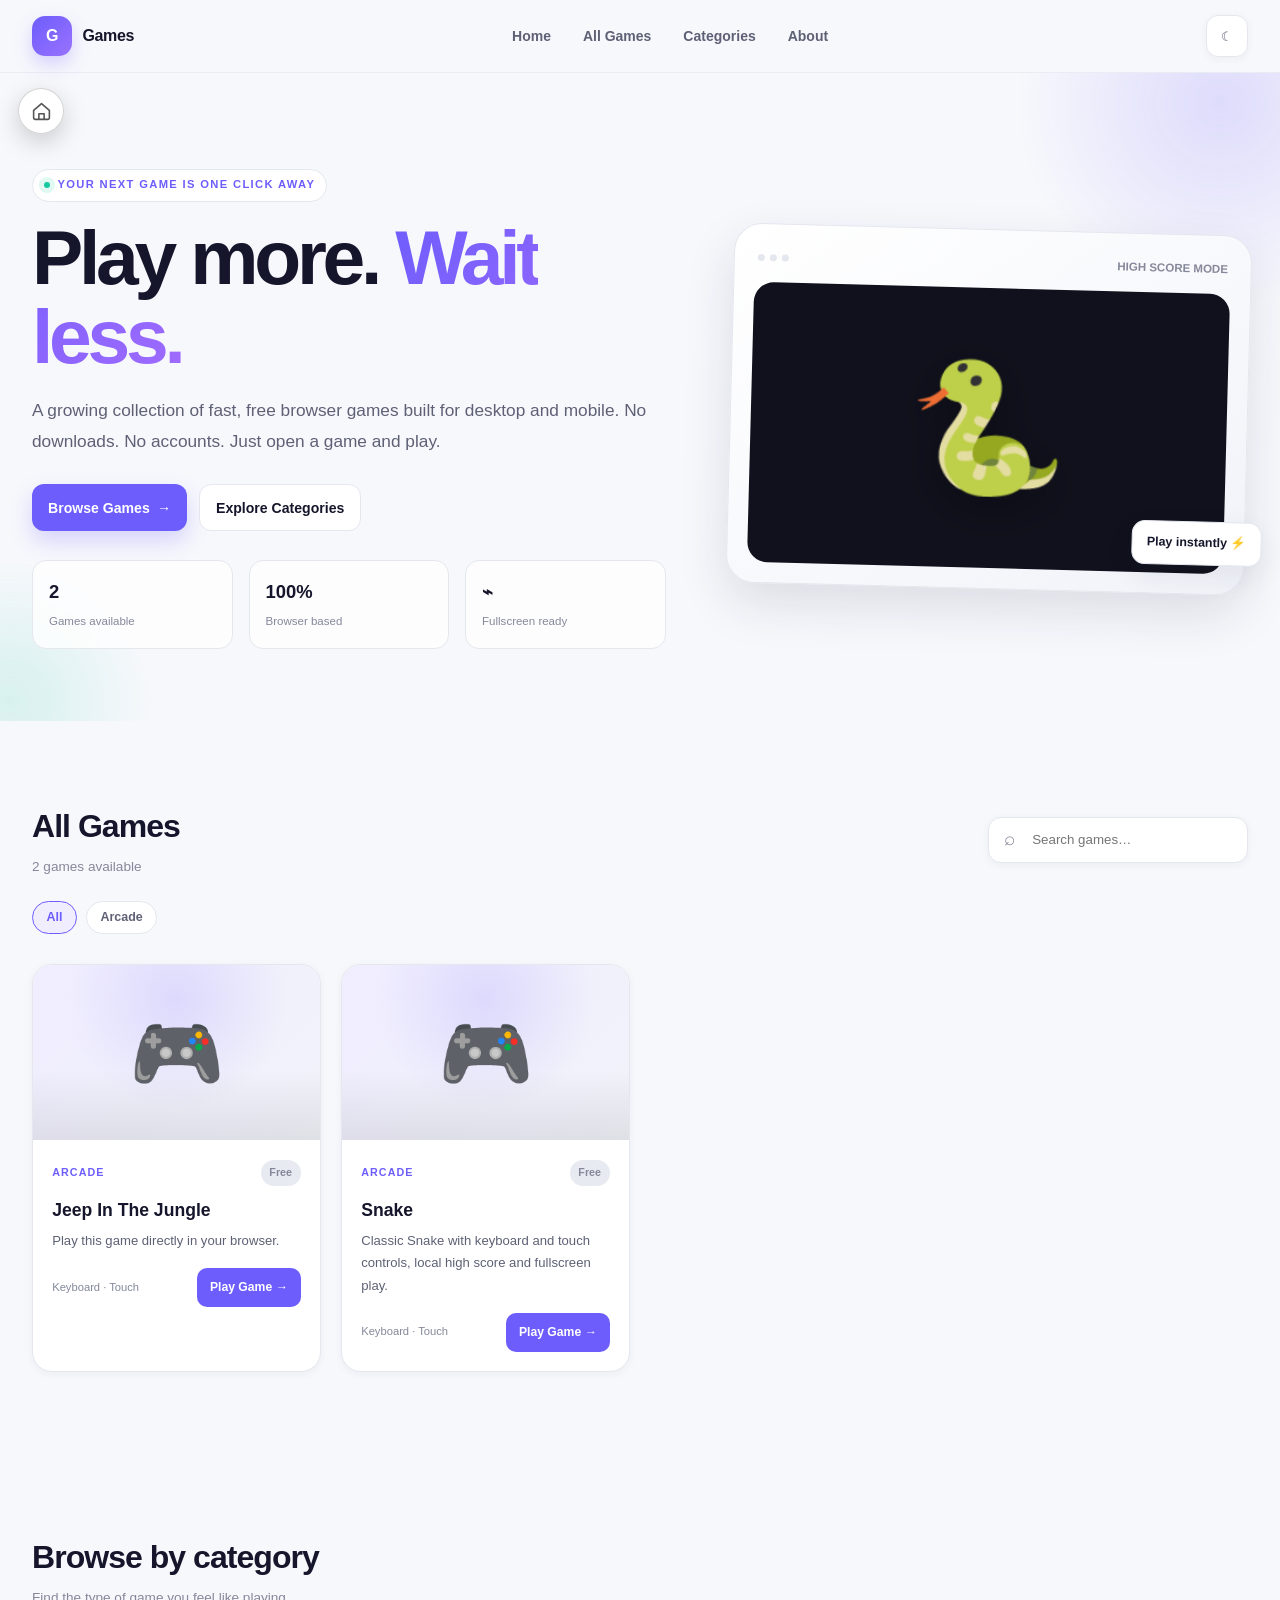
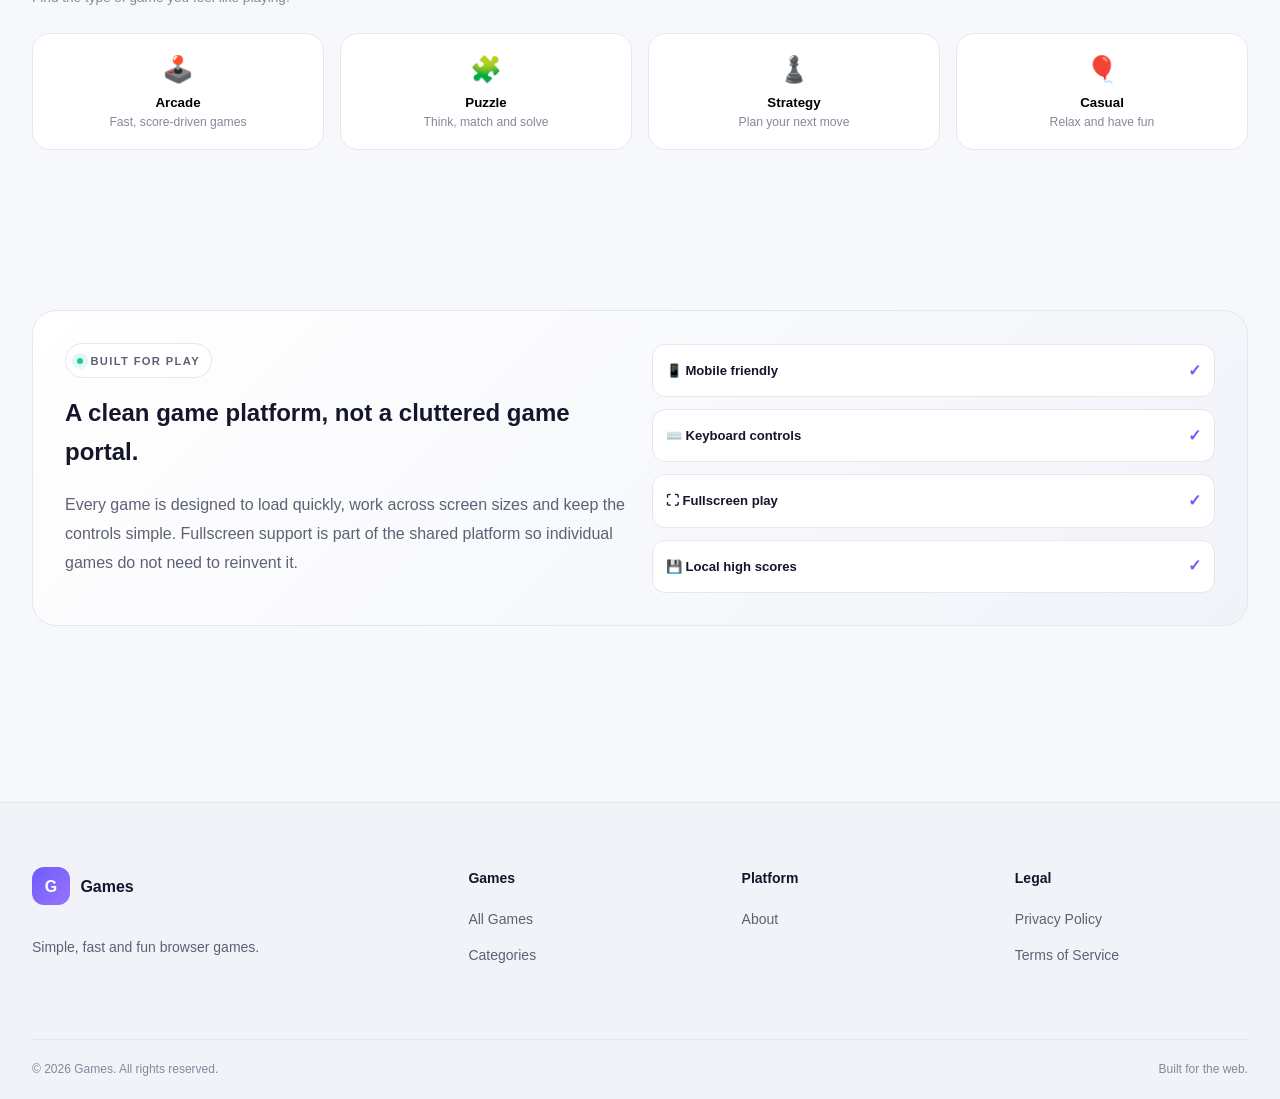
<file: index.html>
<!DOCTYPE html><html lang="en"><head><meta charset="UTF-8"><meta name="viewport" content="width=device-width,initial-scale=1"><title>Games — Play Free Browser Games</title><meta name="description" content="Play free browser games instantly. Discover arcade, puzzle, strategy and casual games with responsive controls and fullscreen support."><meta name="theme-color" content="#6d5dfc"><link rel="stylesheet" href="assets/css/variables.css"><link rel="stylesheet" href="assets/css/global.css"><link rel="stylesheet" href="assets/css/header.css"><link rel="stylesheet" href="assets/css/footer.css"><style>
.hero{position:relative;overflow:hidden;padding:6rem 0 4.5rem}.hero:before,.hero:after{content:"";position:absolute;border-radius:50%;filter:blur(2px);pointer-events:none}.hero:before{width:420px;height:420px;right:-150px;top:-180px;background:radial-gradient(circle,color-mix(in srgb,var(--brand-primary) 18%,transparent),transparent 68%)}.hero:after{width:300px;height:300px;left:-140px;bottom:-130px;background:radial-gradient(circle,color-mix(in srgb,var(--brand-accent) 14%,transparent),transparent 68%)}.hero-inner{position:relative;z-index:1;display:grid;grid-template-columns:1.1fr .9fr;align-items:center;gap:4rem}.eyebrow{display:inline-flex;align-items:center;gap:.45rem;margin:0 0 1rem;padding:.4rem .7rem;border:1px solid var(--border-color);border-radius:999px;background:var(--bg-surface);color:var(--brand-primary);font-size:.7rem;font-weight:800;letter-spacing:.12em}.eyebrow:before{content:"";width:6px;height:6px;border-radius:50%;background:var(--brand-accent);box-shadow:0 0 0 5px color-mix(in srgb,var(--brand-accent) 13%,transparent)}.hero h1{max-width:720px;margin:0 0 1.2rem;font-size:clamp(2.7rem,6vw,5.1rem);line-height:1.03;letter-spacing:-.055em}.hero h1 span{background:linear-gradient(135deg,var(--brand-primary),#a16bff);-webkit-background-clip:text;background-clip:text;color:transparent}.hero-copy{max-width:650px;margin:0;color:var(--text-secondary);font-size:1.08rem;line-height:1.8}.hero-actions{display:flex;flex-wrap:wrap;gap:.75rem;margin-top:1.7rem}.btn{display:inline-flex;align-items:center;justify-content:center;gap:.45rem;min-height:46px;padding:.7rem 1rem;border-radius:12px;font-size:.88rem;font-weight:700;transition:transform var(--transition-fast),box-shadow var(--transition-fast),background var(--transition-fast)}.btn-primary{background:var(--brand-primary);color:#fff;box-shadow:0 10px 22px color-mix(in srgb,var(--brand-primary) 24%,transparent)}.btn-primary:hover{background:var(--brand-primary-hover);color:#fff;transform:translateY(-2px)}.btn-secondary{border:1px solid var(--border-color);background:var(--bg-surface);color:var(--text-primary)}.btn-secondary:hover{border-color:var(--border-color-hover);transform:translateY(-2px)}.hero-preview{position:relative;min-height:360px;border:1px solid var(--border-color);border-radius:28px;background:linear-gradient(145deg,var(--bg-surface),var(--bg-surface-secondary));box-shadow:var(--shadow-lg);padding:1.25rem;transform:rotate(1.5deg)}.preview-top{display:flex;justify-content:space-between;align-items:center;padding:.25rem .2rem 1rem}.dots{display:flex;gap:.3rem}.dots i{width:7px;height:7px;border-radius:50%;background:var(--border-color)}.preview-score{font-size:.72rem;color:var(--text-muted);font-weight:700}.preview-board{height:280px;border-radius:20px;background:#10111c;display:flex;align-items:center;justify-content:center;overflow:hidden}.preview-board span{font-size:8rem;filter:drop-shadow(0 12px 20px rgba(0,0,0,.3));animation:float 3s ease-in-out infinite}@keyframes float{50%{transform:translateY(-10px) rotate(-3deg)}}.preview-label{position:absolute;right:-18px;bottom:28px;padding:.7rem .9rem;border:1px solid var(--border-color);border-radius:13px;background:var(--bg-surface);box-shadow:var(--shadow-md);font-size:.78rem;font-weight:800}.stats{display:grid;grid-template-columns:repeat(3,1fr);gap:1rem;margin-top:1.8rem}.stat{padding:1rem;border:1px solid var(--border-color);border-radius:14px;background:color-mix(in srgb,var(--bg-surface) 80%,transparent)}.stat strong{display:block;font-size:1.15rem}.stat span{color:var(--text-muted);font-size:.72rem}.toolbar{display:flex;align-items:center;justify-content:space-between;gap:1rem;margin-bottom:1.4rem}.section-title h2{margin:0;font-size:clamp(1.55rem,3vw,2rem);letter-spacing:-.03em}.section-title p{margin:.25rem 0 0;color:var(--text-muted);font-size:.85rem}.search{position:relative;min-width:260px}.search input{width:100%;height:46px;padding:0 1rem 0 2.7rem;border:1px solid var(--border-color);border-radius:13px;background:var(--bg-surface);color:var(--text-primary);outline:none;box-shadow:var(--shadow-sm)}.search input:focus{border-color:var(--brand-primary);box-shadow:0 0 0 4px color-mix(in srgb,var(--brand-primary) 12%,transparent)}.search:before{content:"⌕";position:absolute;left:1rem;top:50%;transform:translateY(-52%);font-size:1.2rem;color:var(--text-muted);z-index:1}.chips{display:flex;gap:.55rem;overflow:auto;padding-bottom:.4rem;margin-bottom:1.5rem;scrollbar-width:none}.chips::-webkit-scrollbar{display:none}.chip{flex:0 0 auto;padding:.55rem .85rem;border:1px solid var(--border-color);border-radius:999px;background:var(--bg-surface);color:var(--text-secondary);font-size:.78rem;font-weight:700}.chip:hover,.chip.active{border-color:var(--brand-primary);background:var(--brand-primary-light);color:var(--brand-primary)}.games-grid{display:grid;grid-template-columns:repeat(auto-fill,minmax(255px,1fr));gap:1.25rem}.game-card{overflow:hidden;display:flex;flex-direction:column;border:1px solid var(--border-color);border-radius:20px;background:var(--bg-surface);box-shadow:var(--shadow-sm);transition:transform var(--transition-normal),box-shadow var(--transition-normal),border-color var(--transition-normal)}.game-card:hover{transform:translateY(-6px);box-shadow:var(--shadow-lg);border-color:var(--border-color-hover)}.game-art{position:relative;height:175px;display:flex;align-items:center;justify-content:center;background:radial-gradient(circle at 50% 20%,color-mix(in srgb,var(--brand-primary) 15%,transparent),transparent 55%),linear-gradient(135deg,var(--brand-primary-light),var(--bg-surface-secondary));font-size:4.8rem}.game-art:after{content:"";position:absolute;inset:0;background:linear-gradient(180deg,transparent 60%,rgba(0,0,0,.08))}.game-content{display:flex;flex:1;flex-direction:column;padding:1.2rem}.game-meta,.game-footer{display:flex;align-items:center;justify-content:space-between;gap:.6rem}.game-meta{margin-bottom:.65rem}.game-category{color:var(--brand-primary);font-size:.67rem;font-weight:900;letter-spacing:.1em;text-transform:uppercase}.game-badge{padding:.28rem .55rem;border-radius:999px;background:var(--bg-surface-tertiary);color:var(--text-muted);font-size:.67rem;font-weight:800}.game-card h3{margin:0 0 .35rem;font-size:1.1rem}.game-card p{margin:0 0 1rem;color:var(--text-secondary);font-size:.82rem;line-height:1.7}.game-controls{color:var(--text-muted);font-size:.7rem}.play-button{display:inline-flex;align-items:center;gap:.35rem;padding:.62rem .82rem;border-radius:10px;background:var(--brand-primary);color:#fff;font-size:.76rem;font-weight:800}.play-button:hover{background:var(--brand-primary-hover);color:#fff}.empty{grid-column:1/-1;padding:3rem;text-align:center;border:1px dashed var(--border-color);border-radius:18px;color:var(--text-secondary)}.category-grid{display:grid;grid-template-columns:repeat(4,1fr);gap:1rem}.category{padding:1.25rem;border:1px solid var(--border-color);border-radius:18px;background:var(--bg-surface);transition:transform var(--transition-normal),box-shadow var(--transition-normal)}.category:hover{transform:translateY(-3px);box-shadow:var(--shadow-md)}.category-icon{font-size:1.6rem;margin-bottom:.7rem}.category strong{display:block;margin-bottom:.25rem}.category span{color:var(--text-muted);font-size:.76rem}.about-panel{display:grid;grid-template-columns:1fr 1fr;gap:1.5rem;padding:2rem;border:1px solid var(--border-color);border-radius:24px;background:linear-gradient(135deg,var(--bg-surface),var(--bg-surface-secondary))}.about-panel h2{margin-top:0}.about-panel p{color:var(--text-secondary);line-height:1.8}.feature-list{display:grid;gap:.75rem;align-content:center}.feature{display:flex;align-items:center;gap:.75rem;padding:.8rem;border:1px solid var(--border-color);border-radius:13px;background:var(--bg-surface)}.feature b{font-size:.82rem}.feature span{margin-left:auto;color:var(--brand-primary);font-weight:800}@media(max-width:900px){.hero-inner{grid-template-columns:1fr}.hero-preview{max-width:560px;margin:0 auto;width:100%}.category-grid{grid-template-columns:repeat(2,1fr)}.about-panel{grid-template-columns:1fr}}@media(max-width:700px){.hero{padding:4rem 0 3rem}.toolbar{align-items:stretch;flex-direction:column}.search{min-width:0;width:100%}.stats{gap:.6rem}.stat{padding:.8rem}.stat strong{font-size:1rem}}@media(max-width:560px){.category-grid{grid-template-columns:1fr 1fr}.game-art{height:155px}.stats span{font-size:.65rem}.hero-preview{min-height:300px}.preview-board{height:230px}.preview-board span{font-size:6rem}}
</style></head><body><div id="site-header-mount"></div><main>
<section class="hero"><div class="container hero-inner"><div><p class="eyebrow">YOUR NEXT GAME IS ONE CLICK AWAY</p><h1>Play more. <span>Wait less.</span></h1><p class="hero-copy">A growing collection of fast, free browser games built for desktop and mobile. No downloads. No accounts. Just open a game and play.</p><div class="hero-actions"><a class="btn btn-primary" href="#games">Browse Games <span>→</span></a><a class="btn btn-secondary" href="#categories">Explore Categories</a></div><div class="stats"><div class="stat"><strong id="game-count">1</strong><span>Games available</span></div><div class="stat"><strong>100%</strong><span>Browser based</span></div><div class="stat"><strong>⌁</strong><span>Fullscreen ready</span></div></div></div><div class="hero-preview"><div class="preview-top"><div class="dots"><i></i><i></i><i></i></div><span class="preview-score">HIGH SCORE MODE</span></div><div class="preview-board"><span>🐍</span></div><div class="preview-label">Play instantly ⚡</div></div></div></section>
<section class="section" id="games"><div class="container"><div class="toolbar"><div class="section-title"><h2>All Games</h2><p id="result-count">Discover the collection.</p></div><label class="search"><span class="visually-hidden">Search games</span><input id="game-search" type="search" placeholder="Search games…" autocomplete="off"></label></div><div id="chips" class="chips"></div><div id="games-grid" class="games-grid"><div class="empty">Loading games…</div></div></div></section>
<section class="section" id="categories"><div class="container"><div class="section-title" style="margin-bottom:1.5rem"><h2>Browse by category</h2><p>Find the type of game you feel like playing.</p></div><div class="category-grid"><button class="category" data-category="Arcade"><div class="category-icon">🕹️</div><strong>Arcade</strong><span>Fast, score-driven games</span></button><button class="category" data-category="Puzzle"><div class="category-icon">🧩</div><strong>Puzzle</strong><span>Think, match and solve</span></button><button class="category" data-category="Strategy"><div class="category-icon">♟️</div><strong>Strategy</strong><span>Plan your next move</span></button><button class="category" data-category="Casual"><div class="category-icon">🎈</div><strong>Casual</strong><span>Relax and have fun</span></button></div></div></section>
<section class="section" id="about"><div class="container"><div class="about-panel"><div><p class="eyebrow">BUILT FOR PLAY</p><h2>A clean game platform, not a cluttered game portal.</h2><p>Every game is designed to load quickly, work across screen sizes and keep the controls simple. Fullscreen support is part of the shared platform so individual games do not need to reinvent it.</p></div><div class="feature-list"><div class="feature"><b>📱 Mobile friendly</b><span>✓</span></div><div class="feature"><b>⌨️ Keyboard controls</b><span>✓</span></div><div class="feature"><b>⛶ Fullscreen play</b><span>✓</span></div><div class="feature"><b>💾 Local high scores</b><span>✓</span></div></div></div></div></section>
</main><div id="site-footer-mount"></div><script src="assets/js/header.js"></script><script src="assets/js/footer.js"></script><script>
(async()=>{const grid=document.getElementById('games-grid'),search=document.getElementById('game-search'),chips=document.getElementById('chips'),count=document.getElementById('result-count'),gameCount=document.getElementById('game-count');let games=[],active='All';const esc=s=>String(s??'').replace(/[&<>\"']/g,m=>({'&':'&amp;','<':'&lt;','>':'&gt;','\"':'&quot;',"'":'&#039;'}[m]));function render(){const q=search.value.trim().toLowerCase();const filtered=games.filter(g=>(active==='All'||(g.category||'Arcade')===active)&&(!q||`${g.name} ${g.description} ${g.category}`.toLowerCase().includes(q)));count.textContent=`${filtered.length} game${filtered.length===1?'':'s'} available`;if(!filtered.length){grid.innerHTML='<div class="empty">No games match your search. Try another title or category.</div>';return}grid.innerHTML=filtered.map(g=>`<article class="game-card"><div class="game-art" aria-hidden="true">${esc(g.icon||'🎮')}</div><div class="game-content"><div class="game-meta"><span class="game-category">${esc(g.category||'Arcade')}</span><span class="game-badge">Free</span></div><h3>${esc(g.name)}</h3><p>${esc(g.description||'Play this game directly in your browser.')}</p><div class="game-footer"><span class="game-controls">${esc(g.controls||'Browser')}</span><a class="play-button" href="${esc(g.path)}">Play Game →</a></div></div></article>`).join('')}function renderChips(){const cats=['All',...new Set(games.map(g=>g.category||'Arcade'))];chips.innerHTML=cats.map(c=>`<button class="chip ${c===active?'active':''}" data-chip="${esc(c)}">${esc(c)}</button>`).join('');chips.querySelectorAll('[data-chip]').forEach(b=>b.onclick=()=>{active=b.dataset.chip;renderChips();render()})}try{const r=await fetch('data/games.json');if(!r.ok)throw 0;games=(await r.json()).games||[];gameCount.textContent=games.length;renderChips();render()}catch(e){grid.innerHTML='<div class="empty">Games could not be loaded right now.</div>'}search.addEventListener('input',render);document.querySelectorAll('[data-category]').forEach(b=>b.addEventListener('click',()=>{active=b.dataset.category;document.getElementById('games').scrollIntoView({behavior:'smooth'});renderChips();render()}))})();
</script></body></html>
</file>
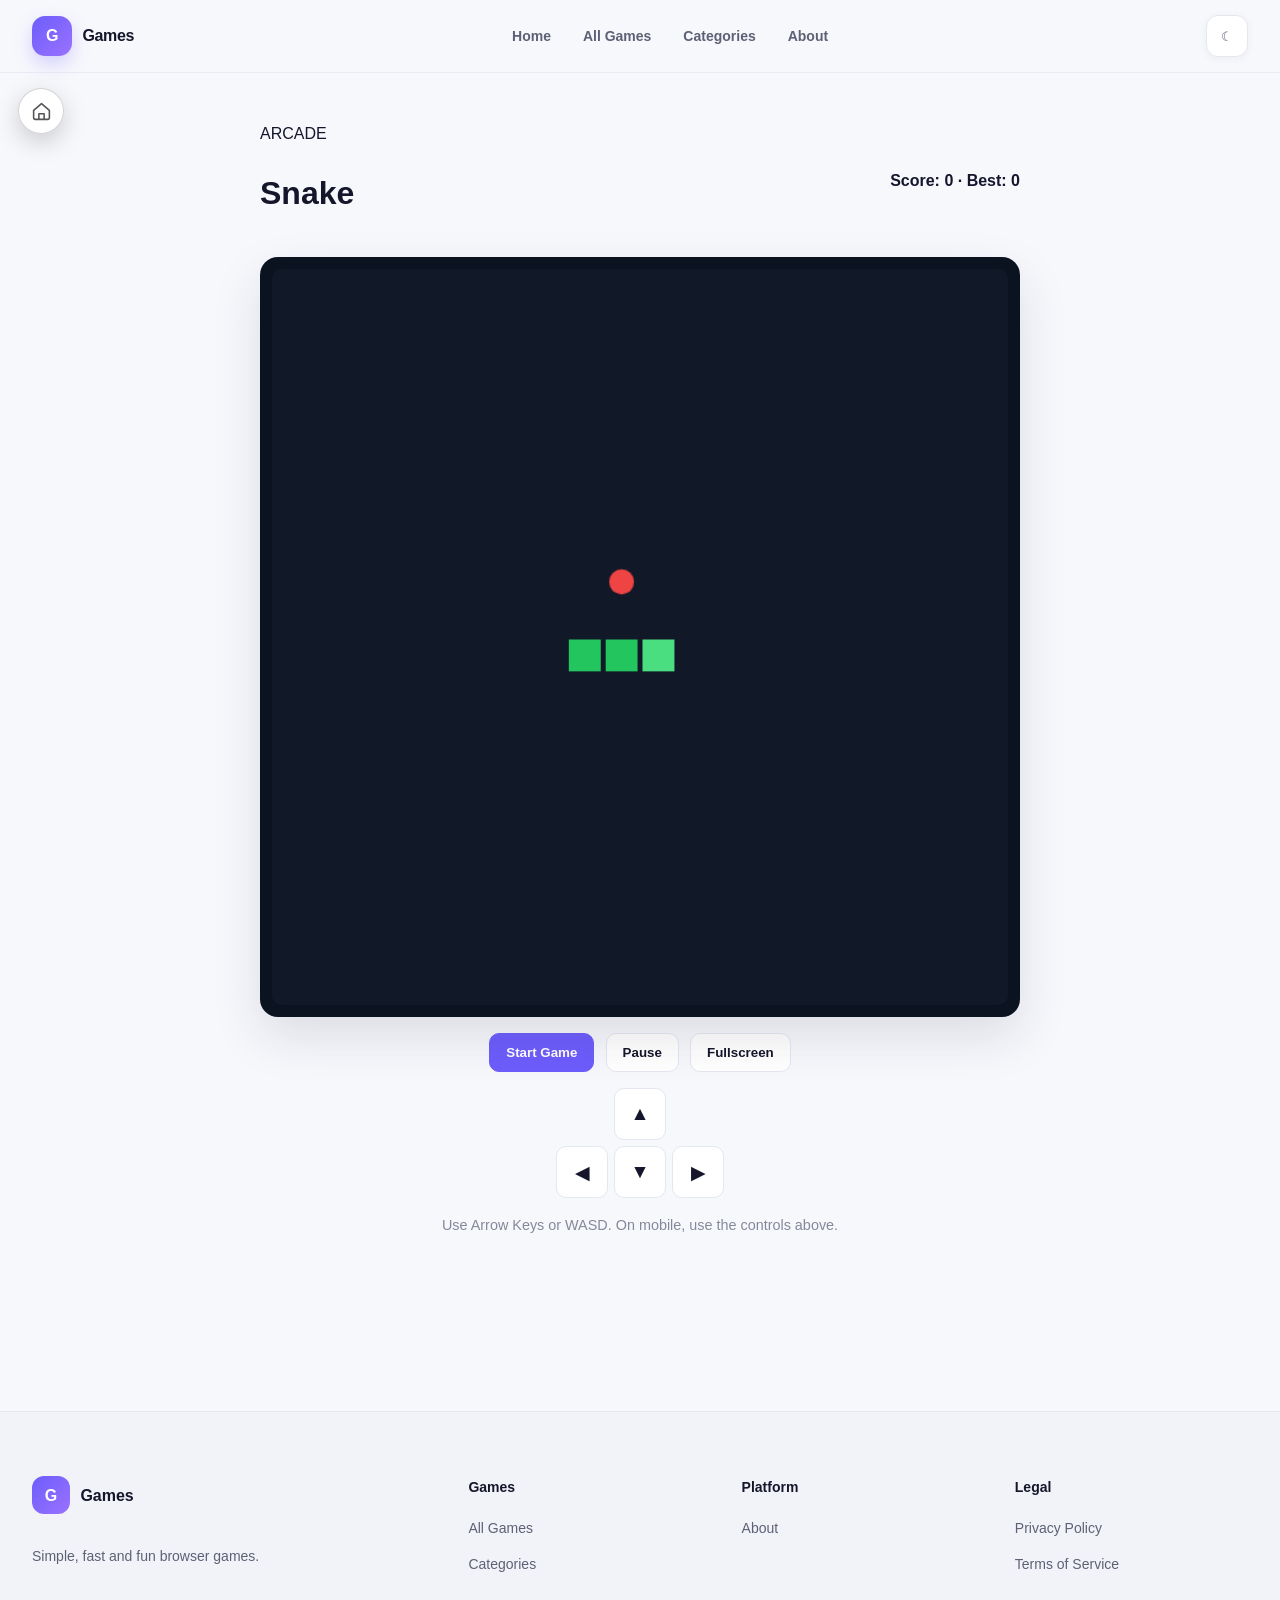
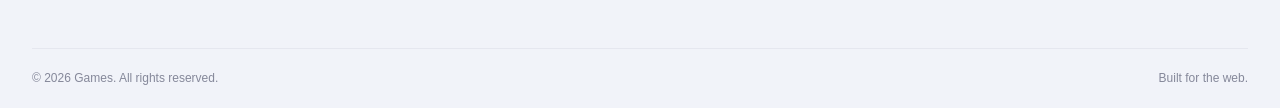
<file: games/snake/index.html>
<!DOCTYPE html>
<html lang="en">
<head>
<meta charset="UTF-8">
<meta name="viewport" content="width=device-width,initial-scale=1,viewport-fit=cover">
<title>Snake — Laxman Games</title>
<meta name="description" content="Play Snake online for free. Classic browser game with keyboard, touch and fullscreen controls.">
<link rel="stylesheet" href="../../assets/css/variables.css">
<link rel="stylesheet" href="../../assets/css/global.css">
<link rel="stylesheet" href="../../assets/css/header.css">
<link rel="stylesheet" href="../../assets/css/footer.css">
<link rel="stylesheet" href="../../assets/css/game-shell.css">
<style>
.snake-page{padding:2rem 0 4rem}.game-wrap{max-width:760px;margin:auto}.game-top{display:flex;justify-content:space-between;align-items:center;gap:1rem;margin-bottom:1rem}.score{font-weight:700}.game-stage{position:relative;background:#0b1220;border-radius:18px;padding:12px;box-shadow:var(--shadow-lg)}canvas{width:100%;aspect-ratio:1;display:block;border-radius:10px;background:#111827;touch-action:none}.game-actions{display:flex;justify-content:center;gap:.7rem;margin-top:1rem;flex-wrap:wrap}.game-btn{padding:.7rem 1rem;border:1px solid var(--border-color);border-radius:10px;background:var(--bg-surface);color:var(--text-primary);font-weight:600}.game-btn.primary{background:var(--brand-primary);color:#fff;border-color:var(--brand-primary)}.pad{display:grid;grid-template-columns:repeat(3,52px);gap:6px;justify-content:center;margin-top:1rem}.pad button{height:52px;border:1px solid var(--border-color);border-radius:10px;background:var(--bg-surface);color:var(--text-primary);font-size:1.2rem}.pad .empty{visibility:hidden}.hint{text-align:center;margin-top:1rem;color:var(--text-muted);font-size:.9rem}@media(min-width:768px){.snake-page{padding-top:3rem}}
</style>
</head>
<body>
<div id="site-header-mount"></div>
<main class="snake-page"><div class="container game-wrap">
<div class="game-top"><div><span class="section-label">ARCADE</span><h1>Snake</h1></div><div class="score">Score: <span id="score">0</span> · Best: <span id="best">0</span></div></div>
<section class="game-stage" id="game-stage"><canvas id="game" width="600" height="600" aria-label="Snake game"></canvas></section>
<div class="game-actions"><button class="game-btn primary" id="start">Start Game</button><button class="game-btn" id="pause">Pause</button><button class="game-btn" id="fullscreen">Fullscreen</button></div>
<div class="pad" aria-label="Touch controls"><button class="empty"></button><button data-dir="up">▲</button><button class="empty"></button><button data-dir="left">◀</button><button data-dir="down">▼</button><button data-dir="right">▶</button></div>
<p class="hint">Use Arrow Keys or WASD. On mobile, use the controls above.</p>
</div></main>
<div id="site-footer-mount"></div>
<script src="../../assets/js/header.js"></script><script src="../../assets/js/footer.js"></script><script src="../../assets/js/fullscreen.js"></script>
<script>
(()=>{const c=document.getElementById('game'),x=c.getContext('2d'),N=20,S=30;let snake,food,dir,next,score=0,timer,running=false,paused=false;const scoreEl=document.getElementById('score'),bestEl=document.getElementById('best');let best=Number(localStorage.getItem('snake-best')||0);bestEl.textContent=best;
function reset(){snake=[{x:10,y:10},{x:9,y:10},{x:8,y:10}];food=spawn();dir=next={x:1,y:0};score=0;scoreEl.textContent=0;draw();}
function spawn(){let p;do{p={x:Math.floor(Math.random()*N),y:Math.floor(Math.random()*N)}}while(snake&&snake.some(s=>s.x===p.x&&s.y===p.y));return p}
function draw(){x.clearRect(0,0,c.width,c.height);x.fillStyle='#111827';x.fillRect(0,0,c.width,c.height);x.fillStyle='#ef4444';x.beginPath();x.arc(food.x*S+S/2,food.y*S+S/2,S*.34,0,Math.PI*2);x.fill();snake.forEach((s,i)=>{x.fillStyle=i?'#22c55e':'#4ade80';x.fillRect(s.x*S+2,s.y*S+2,S-4,S-4)});}
function step(){if(!running||paused)return;dir=next;let h={x:snake[0].x+dir.x,y:snake[0].y+dir.y};if(h.x<0||h.y<0||h.x>=N||h.y>=N||snake.some(s=>s.x===h.x&&s.y===h.y)){gameOver();return}snake.unshift(h);if(h.x===food.x&&h.y===food.y){score++;scoreEl.textContent=score;food=spawn()}else snake.pop();draw()}
function start(){clearInterval(timer);reset();running=true;paused=false;timer=setInterval(step,110)}
function gameOver(){running=false;clearInterval(timer);if(score>best){best=score;localStorage.setItem('snake-best',best);bestEl.textContent=best}setTimeout(()=>alert('Game over! Score: '+score),30)}
function setDir(d){const m={up:{x:0,y:-1},down:{x:0,y:1},left:{x:-1,y:0},right:{x:1,y:0}}[d];if(m&&!(m.x===-dir.x&&m.y===-dir.y))next=m}
document.addEventListener('keydown',e=>{const k=e.key.toLowerCase(),m={arrowup:'up',w:'up',arrowdown:'down',s:'down',arrowleft:'left',a:'left',arrowright:'right',d:'right'}[k];if(m){e.preventDefault();setDir(m)}if(k==='p'&&running){paused=!paused;document.getElementById('pause').textContent=paused?'Resume':'Pause'}});document.querySelectorAll('[data-dir]').forEach(b=>b.addEventListener('pointerdown',()=>setDir(b.dataset.dir)));document.getElementById('start').onclick=start;document.getElementById('pause').onclick=()=>{if(running){paused=!paused;document.getElementById('pause').textContent=paused?'Resume':'Pause'}};document.getElementById('fullscreen').onclick=()=>window.GameFullscreen?.toggle('game-stage');reset();})();
</script>
</body></html>
</file>
<file: assets/css/variables.css>
:root{--brand-primary:#6d5dfc;--brand-primary-hover:#5a4ce6;--brand-primary-light:#f0edff;--brand-accent:#18c8a0;--bg-body:#f7f8fc;--bg-surface:#fff;--bg-surface-secondary:#f1f3f9;--bg-surface-tertiary:#e8eaf2;--text-primary:#15162b;--text-secondary:#5e6175;--text-muted:#85889a;--text-on-primary:#fff;--border-color:#e5e7ef;--border-color-hover:#d3d5e2;--font-family:"Poppins",-apple-system,BlinkMacSystemFont,"Segoe UI",sans-serif;--font-size-xs:.75rem;--font-size-sm:.875rem;--font-size-base:1rem;--font-size-lg:1.125rem;--font-size-xl:1.25rem;--font-size-2xl:1.5rem;--font-size-3xl:1.875rem;--font-size-4xl:2.25rem;--container-width:1240px;--page-padding:20px;--radius-sm:8px;--radius-md:12px;--radius-lg:18px;--radius-xl:28px;--radius-full:9999px;--shadow-sm:0 2px 8px rgba(31,33,58,.05);--shadow-md:0 10px 28px rgba(31,33,58,.08);--shadow-lg:0 20px 50px rgba(31,33,58,.12);--transition-fast:160ms ease;--transition-normal:260ms cubic-bezier(.2,.7,.2,1);--z-header:1000}[data-theme="dark"]{--bg-body:#0c0d16;--bg-surface:#151723;--bg-surface-secondary:#11131e;--bg-surface-tertiary:#242638;--text-primary:#f7f7fb;--text-secondary:#b8bac8;--text-muted:#888b9e;--border-color:#292b3d;--border-color-hover:#3a3d52;--brand-primary-light:#211d45}
</file>
<file: assets/css/global.css>
*,*::before,*::after{box-sizing:border-box}html{scroll-behavior:smooth;font-size:16px}body{margin:0;min-height:100vh;background:var(--bg-body);color:var(--text-primary);font-family:var(--font-family);line-height:1.6;-webkit-font-smoothing:antialiased}body,button,input,textarea,select{font-family:var(--font-family)}a{color:inherit;text-decoration:none}button{border:0;cursor:pointer}img,svg,video,canvas{display:block;max-width:100%}.container{width:min(100% - (var(--page-padding)*2),var(--container-width));margin-inline:auto}.section{padding-block:3rem}.visually-hidden{position:absolute;width:1px;height:1px;padding:0;margin:-1px;overflow:hidden;clip:rect(0,0,0,0);white-space:nowrap;border:0}:focus-visible{outline:3px solid color-mix(in srgb,var(--brand-primary) 40%,transparent);outline-offset:3px}@media(min-width:640px){:root{--page-padding:24px}.section{padding-block:4rem}}@media(min-width:1024px){:root{--page-padding:32px}.section{padding-block:5rem}}@media(prefers-reduced-motion:reduce){html{scroll-behavior:auto}*,*::before,*::after{animation-duration:.01ms!important;animation-iteration-count:1!important;transition-duration:.01ms!important}}
</file>
<file: assets/css/header.css>
.site-header{position:sticky;top:0;z-index:var(--z-header);background:color-mix(in srgb,var(--bg-body) 82%,transparent);border-bottom:1px solid color-mix(in srgb,var(--border-color) 75%,transparent);backdrop-filter:blur(18px);-webkit-backdrop-filter:blur(18px)}.header-inner{display:flex;align-items:center;justify-content:space-between;min-height:72px}.site-logo{display:inline-flex;align-items:center;gap:.65rem;color:var(--text-primary);font-weight:800;letter-spacing:-.02em}.site-logo-mark{display:flex;align-items:center;justify-content:center;width:40px;height:40px;border-radius:13px;background:linear-gradient(135deg,var(--brand-primary),#9a72ff);color:#fff;box-shadow:0 8px 18px rgba(109,93,252,.25)}.site-nav{display:none;align-items:center;gap:.2rem}.nav-link{display:inline-flex;align-items:center;min-height:42px;padding:.55rem .9rem;border-radius:11px;color:var(--text-secondary);font-size:var(--font-size-sm);font-weight:600}.nav-link:hover{background:var(--bg-surface-secondary);color:var(--text-primary)}.nav-link.active{background:var(--brand-primary-light);color:var(--brand-primary)}.header-actions{display:flex;align-items:center;gap:.5rem}.header-icon-button,.mobile-menu-button{display:inline-flex;align-items:center;justify-content:center;width:42px;height:42px;padding:0;border:1px solid var(--border-color);border-radius:12px;background:var(--bg-surface);color:var(--text-secondary);box-shadow:var(--shadow-sm)}.header-icon-button:hover,.mobile-menu-button:hover{border-color:var(--border-color-hover);color:var(--text-primary)}.mobile-menu-button{display:flex;flex-direction:column;gap:4px}.mobile-menu-button span{width:18px;height:2px;border-radius:99px;background:var(--text-primary)}.floating-home-button{position:fixed;top:88px;left:18px;z-index:950;display:flex;align-items:center;justify-content:center;width:46px;height:46px;border:1px solid color-mix(in srgb,var(--border-color) 90%,transparent);border-radius:50%;background:color-mix(in srgb,var(--bg-surface) 88%,transparent);color:var(--text-secondary);box-shadow:0 8px 24px rgba(15,23,42,.12);backdrop-filter:blur(14px);-webkit-backdrop-filter:blur(14px);transition:transform var(--transition-fast),color var(--transition-fast),border-color var(--transition-fast),box-shadow var(--transition-fast)}.floating-home-button svg{width:21px;height:21px}.floating-home-button:hover{transform:translateY(-2px) scale(1.04);color:var(--brand-primary);border-color:var(--brand-primary);box-shadow:0 10px 28px rgba(109,93,252,.2)}.floating-home-button:active{transform:scale(.96)}@media(max-width:767px){.site-nav{position:absolute;top:calc(100% + 1px);left:12px;right:12px;flex-direction:column;align-items:stretch;padding:.65rem;background:var(--bg-surface);border:1px solid var(--border-color);border-radius:16px;box-shadow:var(--shadow-lg);opacity:0;visibility:hidden;transform:translateY(-8px);transition:opacity var(--transition-fast),visibility var(--transition-fast),transform var(--transition-fast)}.site-nav.is-open{opacity:1;visibility:visible;transform:translateY(0)}.nav-link{width:100%;min-height:46px}.floating-home-button{top:82px;left:12px;width:42px;height:42px}}@media(min-width:768px){.site-nav{display:flex}.mobile-menu-button{display:none}}
</file>
<file: assets/css/footer.css>
.site-footer{margin-top:6rem;border-top:1px solid var(--border-color);background:var(--bg-surface-secondary)}.footer-main{display:grid;grid-template-columns:1.7fr 1fr 1fr 1fr;gap:2.5rem;padding-block:4rem}.footer-brand{max-width:360px}.footer-logo{display:inline-flex;align-items:center;gap:.65rem;margin-bottom:1rem;color:var(--text-primary);font-weight:800}.footer-logo-mark{display:flex;align-items:center;justify-content:center;width:38px;height:38px;border-radius:12px;background:linear-gradient(135deg,var(--brand-primary),#9a72ff);color:#fff;font-weight:800}.footer-description,.footer-links a,.footer-bottom p{color:var(--text-secondary);font-size:var(--font-size-sm)}.footer-description{line-height:1.8}.footer-links{display:flex;flex-direction:column;gap:.65rem;margin:0;padding:0;list-style:none}.footer-links a:hover{color:var(--brand-primary)}.footer-title{margin:0 0 1rem;font-size:var(--font-size-sm);font-weight:800}.footer-bottom{display:flex;align-items:center;justify-content:space-between;gap:1rem;padding-block:1.25rem;border-top:1px solid var(--border-color)}.footer-bottom p{margin:0;color:var(--text-muted);font-size:var(--font-size-xs)}@media(max-width:639px){.footer-main{grid-template-columns:1fr 1fr;padding-block:3rem}.footer-brand{grid-column:1/-1}.footer-bottom{flex-direction:column;align-items:flex-start}}
</file>
<file: assets/css/game-shell.css>
.game-page{min-height:calc(100vh - 72px)}.game-hero{padding:2.5rem 0 1rem}.game-hero h1{margin-bottom:.5rem}.game-hero p{color:var(--text-secondary)}.game-shell{position:relative;margin:1rem auto 4rem;border:1px solid var(--border-color);border-radius:var(--radius-xl);background:var(--bg-surface);box-shadow:var(--shadow-lg);overflow:hidden}.game-toolbar{display:flex;align-items:center;justify-content:space-between;gap:.75rem;padding:.75rem 1rem;border-bottom:1px solid var(--border-color);background:var(--bg-surface-secondary)}.game-toolbar-actions{display:flex;align-items:center;gap:.5rem}.game-control{display:inline-flex;align-items:center;justify-content:center;gap:.4rem;min-height:40px;padding:.5rem .8rem;border:1px solid var(--border-color);border-radius:var(--radius-md);background:var(--bg-surface);color:var(--text-primary)}.game-control:hover{border-color:var(--border-color-hover);background:var(--bg-surface-tertiary)}.game-stage{position:relative;min-height:420px;background:#000}.game-stage canvas,.game-stage iframe,.game-stage .game-content{width:100%;height:100%;min-height:420px}.game-stage:fullscreen{display:flex;align-items:center;justify-content:center;width:100vw;height:100vh}.game-stage:fullscreen canvas,.game-stage:fullscreen iframe,.game-stage:fullscreen .game-content{max-width:100vw;max-height:100vh;min-height:0}.fullscreen-icon{font-size:1.1rem}@media(max-width:639px){.game-hero{padding-top:1.5rem}.game-shell{margin-top:.75rem;border-radius:var(--radius-lg)}.game-stage{min-height:360px}.game-stage canvas,.game-stage iframe,.game-stage .game-content{min-height:360px}}
</file>
